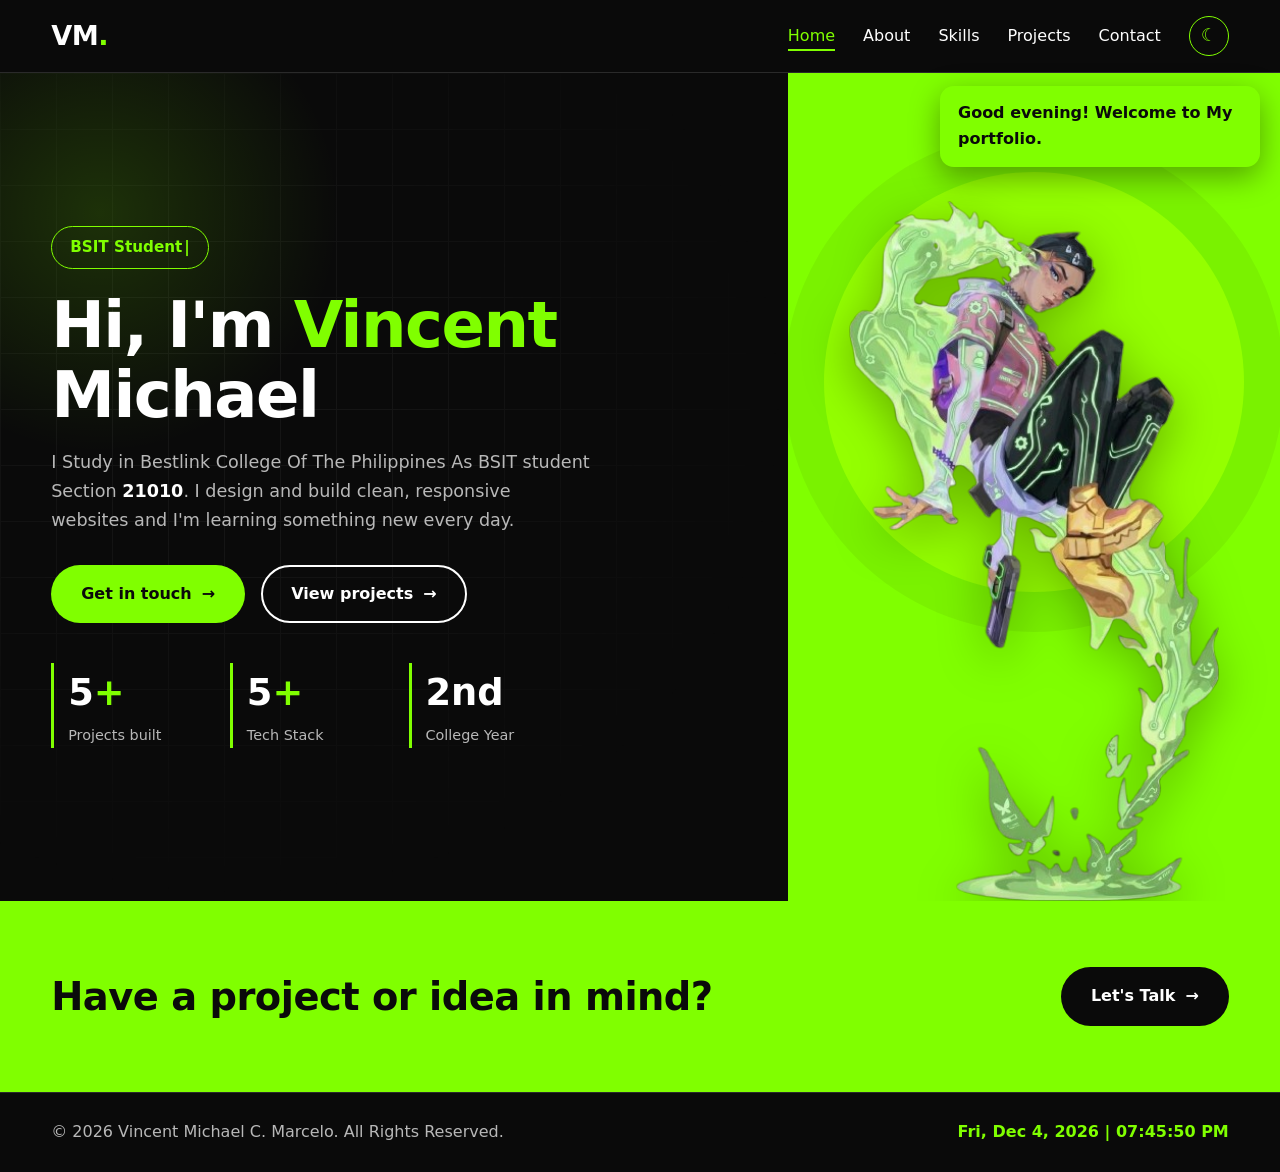
<file: index.html>
<!DOCTYPE html>
<html lang="en">
<head>
  <meta charset="UTF-8">
  <meta name="viewport" content="width=device-width, initial-scale=1.0">
  <meta name="description" content="Portfolio of Vincent Michael C. Marcelo, BSIT21010 student.">
  <title>Vincent. | Home</title>
  <link rel="stylesheet" href="style.css">
</head>
<body>
  <a class="skip-link" href="#main">Skip to content</a>

  <header class="site-header">
    <nav class="nav container" aria-label="Main navigation">
      <a href="index.html" class="logo">VM<span>.</span></a>
      <button class="nav-toggle" id="navToggle" aria-label="Toggle menu" aria-expanded="false">&#9776;</button>
      <ul class="nav-links" id="navLinks">
        <li><a href="index.html" class="active">Home</a></li>
        <li><a href="about.html">About</a></li>
        <li><a href="skills.html">Skills</a></li>
        <li><a href="projects.html">Projects</a></li>
        <li><a href="contact.html">Contact</a></li>
        <li><button class="theme-toggle" id="themeToggle" aria-label="Toggle dark/light mode">&#9790;</button></li>
      </ul>
    </nav>
  </header>

  <div class="welcome-toast" id="welcomeMsg" role="status" aria-live="polite"></div>

  <main id="main">
    <section class="hero" aria-labelledby="heroTitle">
      <div class="hero-left">
        <div class="hero-content">
          <p class="badge"><span id="typedText"></span><span class="caret" aria-hidden="true">|</span></p>
          <h1 id="heroTitle">Hi, I'm <span class="hl">Vincent</span> Michael</h1>
          <p class="hero-sub">I Study in Bestlink College Of The Philippines As BSIT student Section <strong>21010</strong>. I design and build clean, responsive websites and I'm learning something new every day.</p>
          <div class="hero-actions">
            <a href="contact.html" class="btn btn-primary js-alert" data-alert="Thanks for reaching out! Taking you to the contact page.">Get in touch <span class="arrow">&rarr;</span></a>
            <a href="projects.html" class="btn btn-outline">View projects <span class="arrow">&rarr;</span></a>
          </div>
          <div class="stats">
            <div class="stat"><span class="stat-num" data-target="5">5</span><span class="stat-plus">+</span><p>Projects built</p></div>
            <div class="stat"><span class="stat-num" data-target="5">5</span><span class="stat-plus">+</span><p>Tech Stack</p></div>
            <div class="stat"><span class="stat-num" data-target="3">2nd</span><p>College Year</p></div>
          </div>
        </div>
      </div>
      <div class="hero-right">
        <img src="pictures/hero-pic.png" alt="Portrait of Vincent Michael C. Marcelo" class="hero-img" width="550" height="700" data-placeholder="portrait">
      </div>
    </section>

    <section class="section cta-band">
      <div class="container cta-inner">
        <h2>Have a project or idea in mind?</h2>
        <a href="contact.html" class="btn btn-dark js-alert" data-alert="Let's talk! Opening the contact page.">Let's Talk <span class="arrow">&rarr;</span></a>
      </div>
    </section>
  </main>

  <footer class="site-footer">
    <div class="container footer-inner">
      <p>&copy; 2026 Vincent Michael C. Marcelo. All Rights Reserved.</p>
      <p class="clock" id="liveClock" aria-label="Current date and time"></p>
    </div>
  </footer>

  <button class="back-to-top" id="backToTop" aria-label="Back to top">&uarr;</button>
  <script src="script.js"></script>
</body>
</html>
</file>
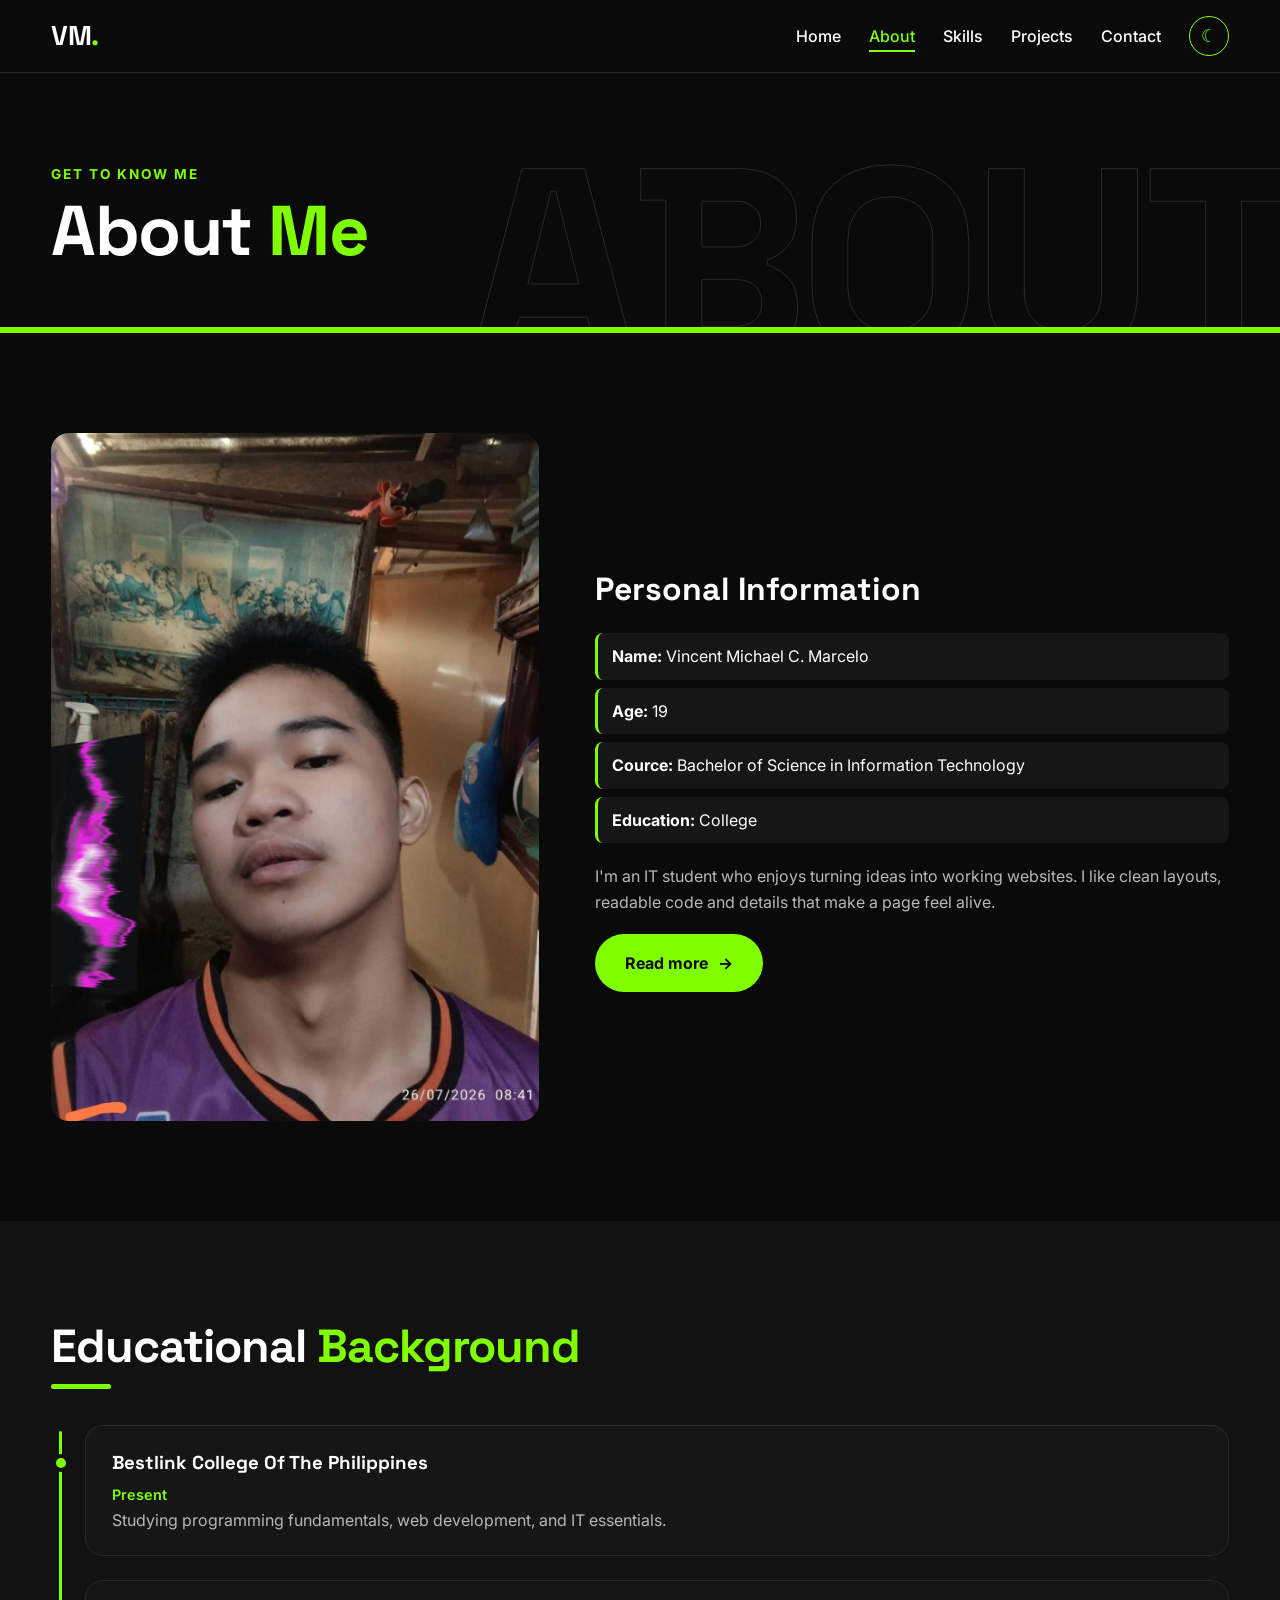
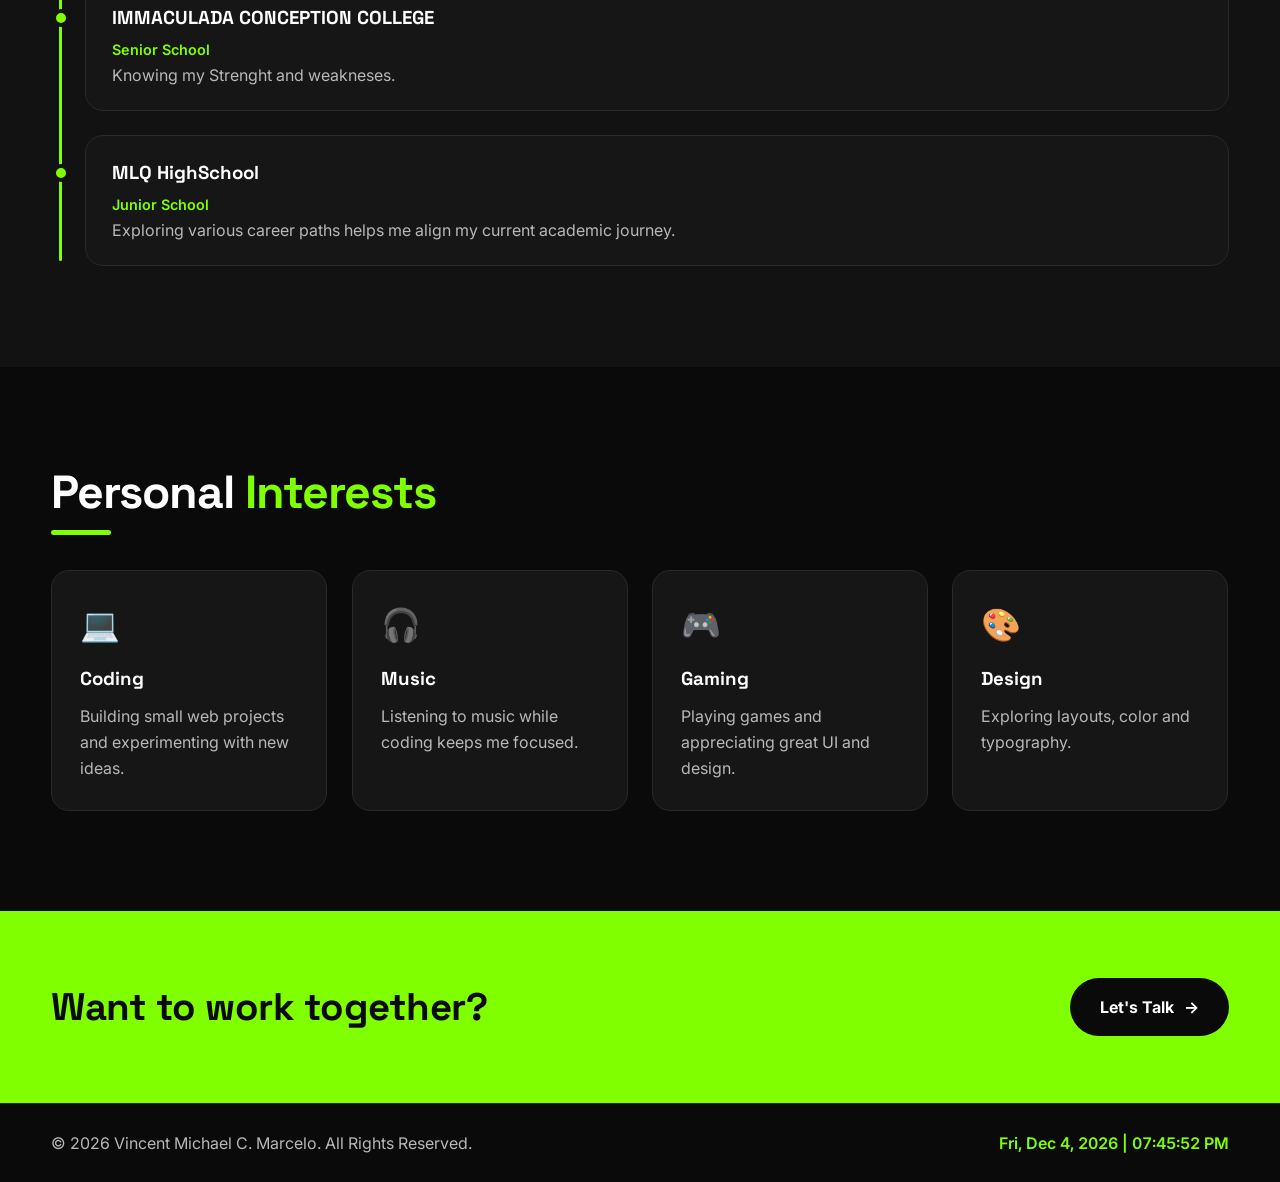
<file: about.html>
<!DOCTYPE html>
<html lang="en">
<head>
  <meta charset="UTF-8">
  <meta name="viewport" content="width=device-width, initial-scale=1.0">
  <meta name="description" content="About Vincent Michael C. Marcelo, BSIT21010.">
  <title>Vincent. | About Me</title>
  <script>document.documentElement.className += " js";</script>
  <link rel="preconnect" href="https://fonts.googleapis.com">
  <link rel="preconnect" href="https://fonts.gstatic.com" crossorigin>
  <link href="https://fonts.googleapis.com/css2?family=Inter:wght@400;500;600;700;800&family=Space+Grotesk:wght@500;700&display=swap" rel="stylesheet">
  <link rel="stylesheet" href="style.css">
</head>
<body>
  <a class="skip-link" href="#main">Skip to content</a>
  <div class="scroll-progress" id="scrollProgress" aria-hidden="true"></div>
  <div class="page-wipe" id="pageWipe" aria-hidden="true"></div>

  <header class="site-header" id="siteHeader">
    <nav class="nav container" aria-label="Main navigation">
      <a href="index.html" class="logo">VM<span>.</span></a>
      <button class="nav-toggle" id="navToggle" aria-label="Toggle menu" aria-expanded="false">&#9776;</button>
      <ul class="nav-links" id="navLinks">
        <li><a href="index.html">Home</a></li>
        <li><a href="about.html" class="active">About</a></li>
        <li><a href="skills.html">Skills</a></li>
        <li><a href="projects.html">Projects</a></li>
        <li><a href="contact.html">Contact</a></li>
        <li><button class="theme-toggle" id="themeToggle" aria-label="Toggle dark/light mode">&#9790;</button></li>
      </ul>
    </nav>
  </header>

  <main id="main">
    <section class="page-hero" data-bg="ABOUT">
      <div class="container">
        <p class="eyebrow">Get to know me</p>
        <h1 data-split>About <span class="hl">Me</span></h1>
      </div>
    </section>

    <section class="section">
      <div class="container about-grid">
        <figure class="about-photo reveal" data-anim="left">
          <img src="pictures/about me-pic.png" alt="Vincent Michael C. Marcelo at work" width="420" height="480" data-placeholder="portrait" loading="lazy" decoding="async" class="lazy-img">
        </figure>

        <article class="about-text reveal" data-anim="right">
          <h2>Personal Information</h2>
          <ul class="info-list">
            <li><strong>Name:</strong> Vincent Michael C. Marcelo</li>
            <li><strong>Age:</strong> 19</li>
            <li><strong>Cource:</strong> Bachelor of Science in Information Technology</li>
            <li><strong>Education:</strong> College</li>
          </ul>
          <p>I'm an IT student who enjoys turning ideas into working websites. I like clean layouts, readable code and details that make a page feel alive.</p>

          <div class="more-content" id="aboutMore" hidden>
            <p>My journey started in this course, where I learned HTML, CSS and JavaScript step by step. Each activity, from prelim to final, helped me understand how real websites are planned, styled and made interactive.</p>
            <p>My goal is to grow into a full-stack developer who builds useful, accessible and good-looking applications.</p>
          </div>
          <button class="btn btn-primary toggle-btn" data-target="aboutMore" aria-expanded="false">Read more <span class="arrow">&rarr;</span></button>
        </article>
      </div>
    </section>

    <section class="section alt">
      <div class="container">
        <h2 class="section-title reveal">Educational <span class="hl">Background</span></h2>
        <div class="timeline">
          <article class="timeline-item reveal" data-anim="left">
            <span class="dot"></span>
            <h3>Bestlink College Of The Philippines</h3>
            <p class="meta">Present</p>
            <p>Studying programming fundamentals, web development, and IT essentials.</p>
          </article>
          <article class="timeline-item reveal" data-anim="left" style="--d:.12s">
            <span class="dot"></span>
            <h3>IMMACULADA CONCEPTION COLLEGE</h3>
            <p class="meta">Senior School</p>
            <p>Knowing my Strenght and weakneses.</p>
          </article>
          <article class="timeline-item reveal" data-anim="left" style="--d:.24s">
            <span class="dot"></span>
            <h3>MLQ HighSchool</h3>
            <p class="meta">Junior School</p>
            <p>Exploring various career paths helps me align my current academic journey.</p>
          </article>
        </div>
      </div>
    </section>

    <section class="section">
      <div class="container">
        <h2 class="section-title reveal">Personal <span class="hl">Interests</span></h2>
        <div class="card-grid" data-stagger data-anim="zoom">
          <article class="card"><span class="icon">&#128187;</span><h3>Coding</h3><p>Building small web projects and experimenting with new ideas.</p></article>
          <article class="card"><span class="icon">&#127911;</span><h3>Music</h3><p>Listening to music while coding keeps me focused.</p></article>
          <article class="card"><span class="icon">&#127918;</span><h3>Gaming</h3><p>Playing games and appreciating great UI and design.</p></article>
          <article class="card"><span class="icon">&#127912;</span><h3>Design</h3><p>Exploring layouts, color and typography.</p></article>
        </div>
      </div>
    </section>

    <section class="section cta-band" aria-label="Call to action">
      <div class="container cta-inner">
        <h2 class="reveal" data-anim="left">Want to work together?</h2>
        <a href="contact.html" class="btn btn-dark js-alert reveal" data-anim="right" data-alert="Let's talk! Opening the contact page.">Let's Talk <span class="arrow">&rarr;</span></a>
      </div>
    </section>
  </main>

  <footer class="site-footer">
    <div class="container footer-inner">
      <p>&copy; 2026 Vincent Michael C. Marcelo. All Rights Reserved.</p>
      <p class="clock" id="liveClock" aria-label="Current date and time"></p>
    </div>
  </footer>

  <button class="back-to-top" id="backToTop" aria-label="Back to top">&uarr;</button>
  <script src="script.js"></script>
</body>
</html>
</file>
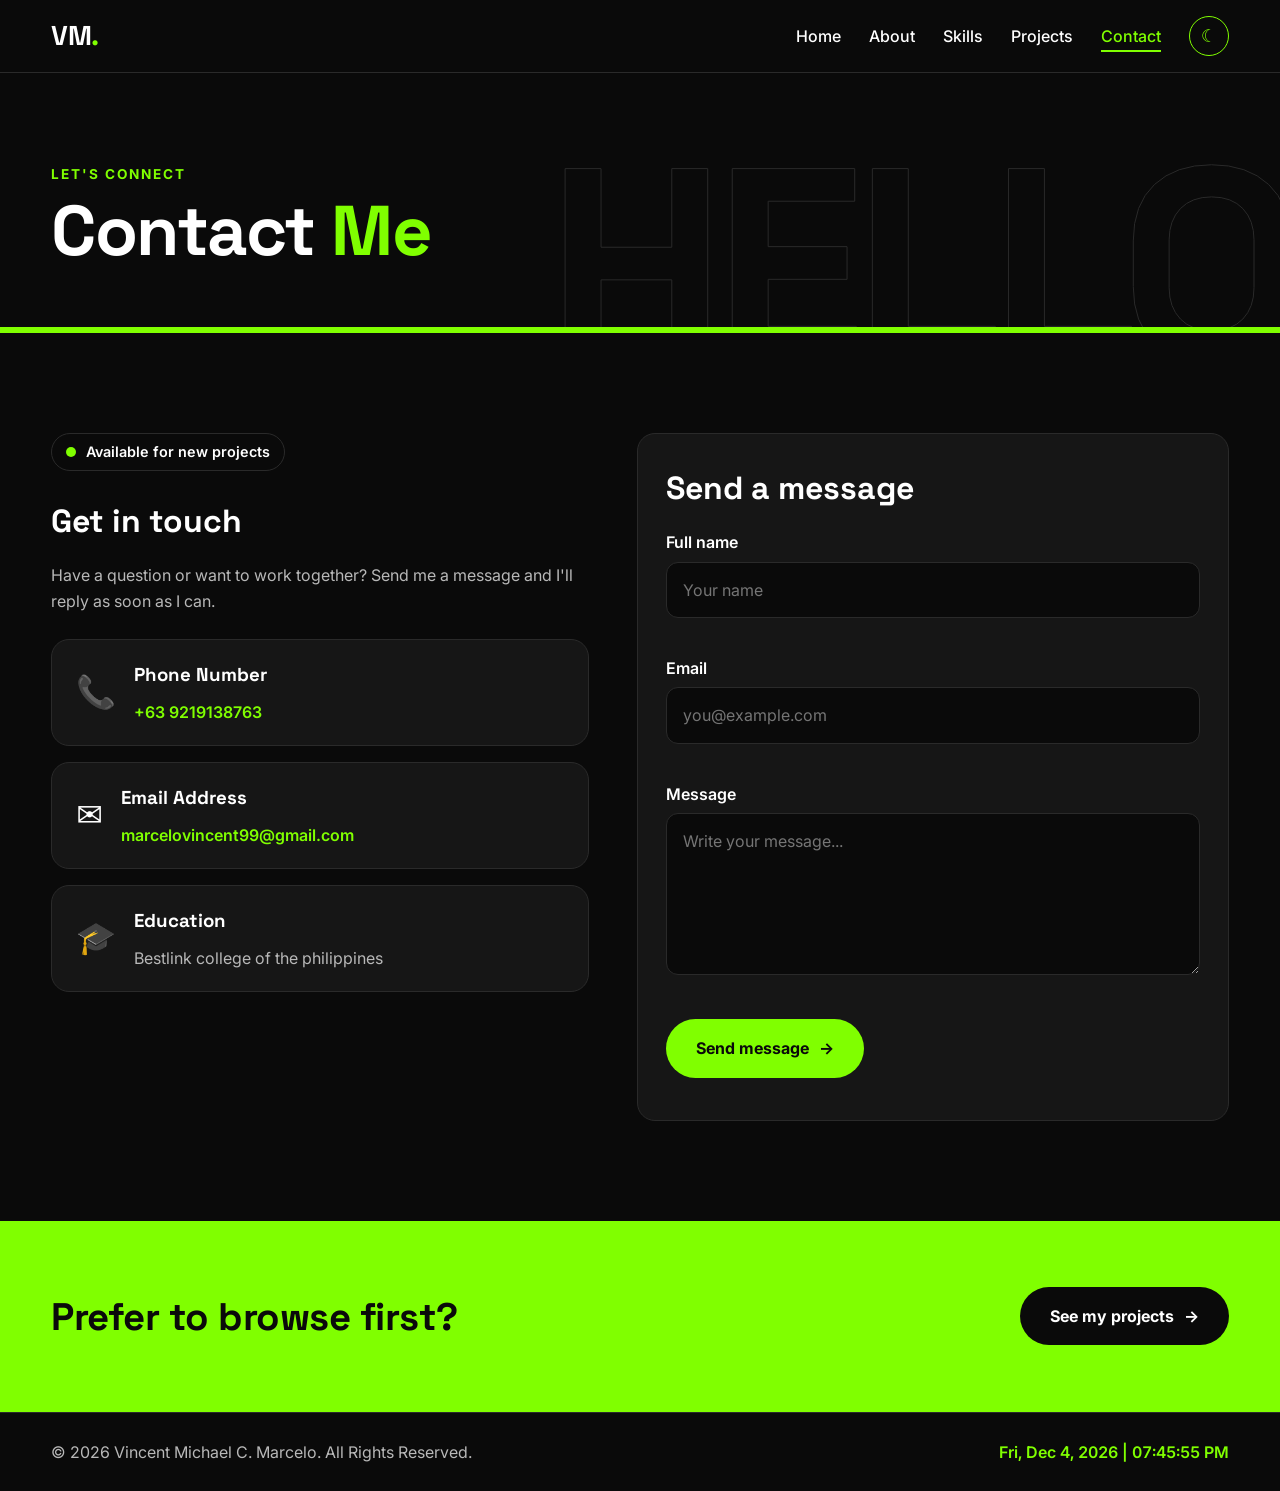
<file: contact.html>
<!DOCTYPE html>
<html lang="en">
<head>
  <meta charset="UTF-8">
  <meta name="viewport" content="width=device-width, initial-scale=1.0">
  <meta name="description" content="Contact Vincent Michael C. Marcelo.">
  <title>Vincent. | Contact</title>
  <script>document.documentElement.className += " js";</script>
  <link rel="preconnect" href="https://fonts.googleapis.com">
  <link rel="preconnect" href="https://fonts.gstatic.com" crossorigin>
  <link href="https://fonts.googleapis.com/css2?family=Inter:wght@400;500;600;700;800&family=Space+Grotesk:wght@500;700&display=swap" rel="stylesheet">
  <link rel="stylesheet" href="style.css">
</head>
<body>
  <a class="skip-link" href="#main">Skip to content</a>
  <div class="scroll-progress" id="scrollProgress" aria-hidden="true"></div>
  <div class="page-wipe" id="pageWipe" aria-hidden="true"></div>

  <header class="site-header" id="siteHeader">
    <nav class="nav container" aria-label="Main navigation">
      <a href="index.html" class="logo">VM<span>.</span></a>
      <button class="nav-toggle" id="navToggle" aria-label="Toggle menu" aria-expanded="false">&#9776;</button>
      <ul class="nav-links" id="navLinks">
        <li><a href="index.html">Home</a></li>
        <li><a href="about.html">About</a></li>
        <li><a href="skills.html">Skills</a></li>
        <li><a href="projects.html">Projects</a></li>
        <li><a href="contact.html" class="active">Contact</a></li>
        <li><button class="theme-toggle" id="themeToggle" aria-label="Toggle dark/light mode">&#9790;</button></li>
      </ul>
    </nav>
  </header>

  <main id="main">
    <section class="page-hero" data-bg="HELLO">
      <div class="container">
        <p class="eyebrow">Let's connect</p>
        <h1 data-split>Contact <span class="hl">Me</span></h1>
      </div>
    </section>

    <section class="section">
      <div class="container contact-grid">
        <article class="contact-info reveal" data-anim="left">
          <p class="status"><span class="status-dot" aria-hidden="true"></span>Available for new projects</p>
          <h2>Get in touch</h2>
          <p>Have a question or want to work together? Send me a message and I'll reply as soon as I can.</p>
          <ul class="contact-list">
            <li class="card contact-item">
              <span class="icon">&#128222;</span>
              <div><h3>Phone Number</h3><a href="#09219138763">+63 9219138763</a></div>
            </li>
            <li class="card contact-item">
              <span class="icon">&#9993;</span>
              <div><h3>Email Address</h3><a href="mailto:vincent.marcelo@example.com">marcelovincent99@gmail.com</a></div>
            </li>
            <li class="card contact-item">
              <span class="icon">&#127891;</span>
              <div><h3>Education</h3><p>Bestlink college of the philippines</p></div>
            </li>
          </ul>
        </article>

        <form class="contact-form card reveal" data-anim="right" id="contactForm" novalidate>
          <h2>Send a message</h2>
          <div class="field">
            <label for="name">Full name</label>
            <input type="text" id="name" name="name" placeholder="Your name" required>
            <small class="error" data-for="name"></small>
          </div>
          <div class="field">
            <label for="email">Email</label>
            <input type="email" id="email" name="email" placeholder="you@example.com" required>
            <small class="error" data-for="email"></small>
          </div>
          <div class="field">
            <label for="message">Message</label>
            <textarea id="message" name="message" rows="5" placeholder="Write your message..." required></textarea>
            <small class="error" data-for="message"></small>
          </div>
          <button type="submit" class="btn btn-primary">Send message <span class="arrow">&rarr;</span></button>
          <p class="form-status" id="formStatus" role="status" aria-live="polite"></p>
        </form>
      </div>
    </section>

    <section class="section cta-band" aria-label="Call to action">
      <div class="container cta-inner">
        <h2 class="reveal" data-anim="left">Prefer to browse first?</h2>
        <a href="projects.html" class="btn btn-dark reveal" data-anim="right">See my projects <span class="arrow">&rarr;</span></a>
      </div>
    </section>
  </main>

  <footer class="site-footer">
    <div class="container footer-inner">
      <p>&copy; 2026 Vincent Michael C. Marcelo. All Rights Reserved.</p>
      <p class="clock" id="liveClock" aria-label="Current date and time"></p>
    </div>
  </footer>

  <button class="back-to-top" id="backToTop" aria-label="Back to top">&uarr;</button>
  <script src="script.js"></script>
</body>
</html>
</file>
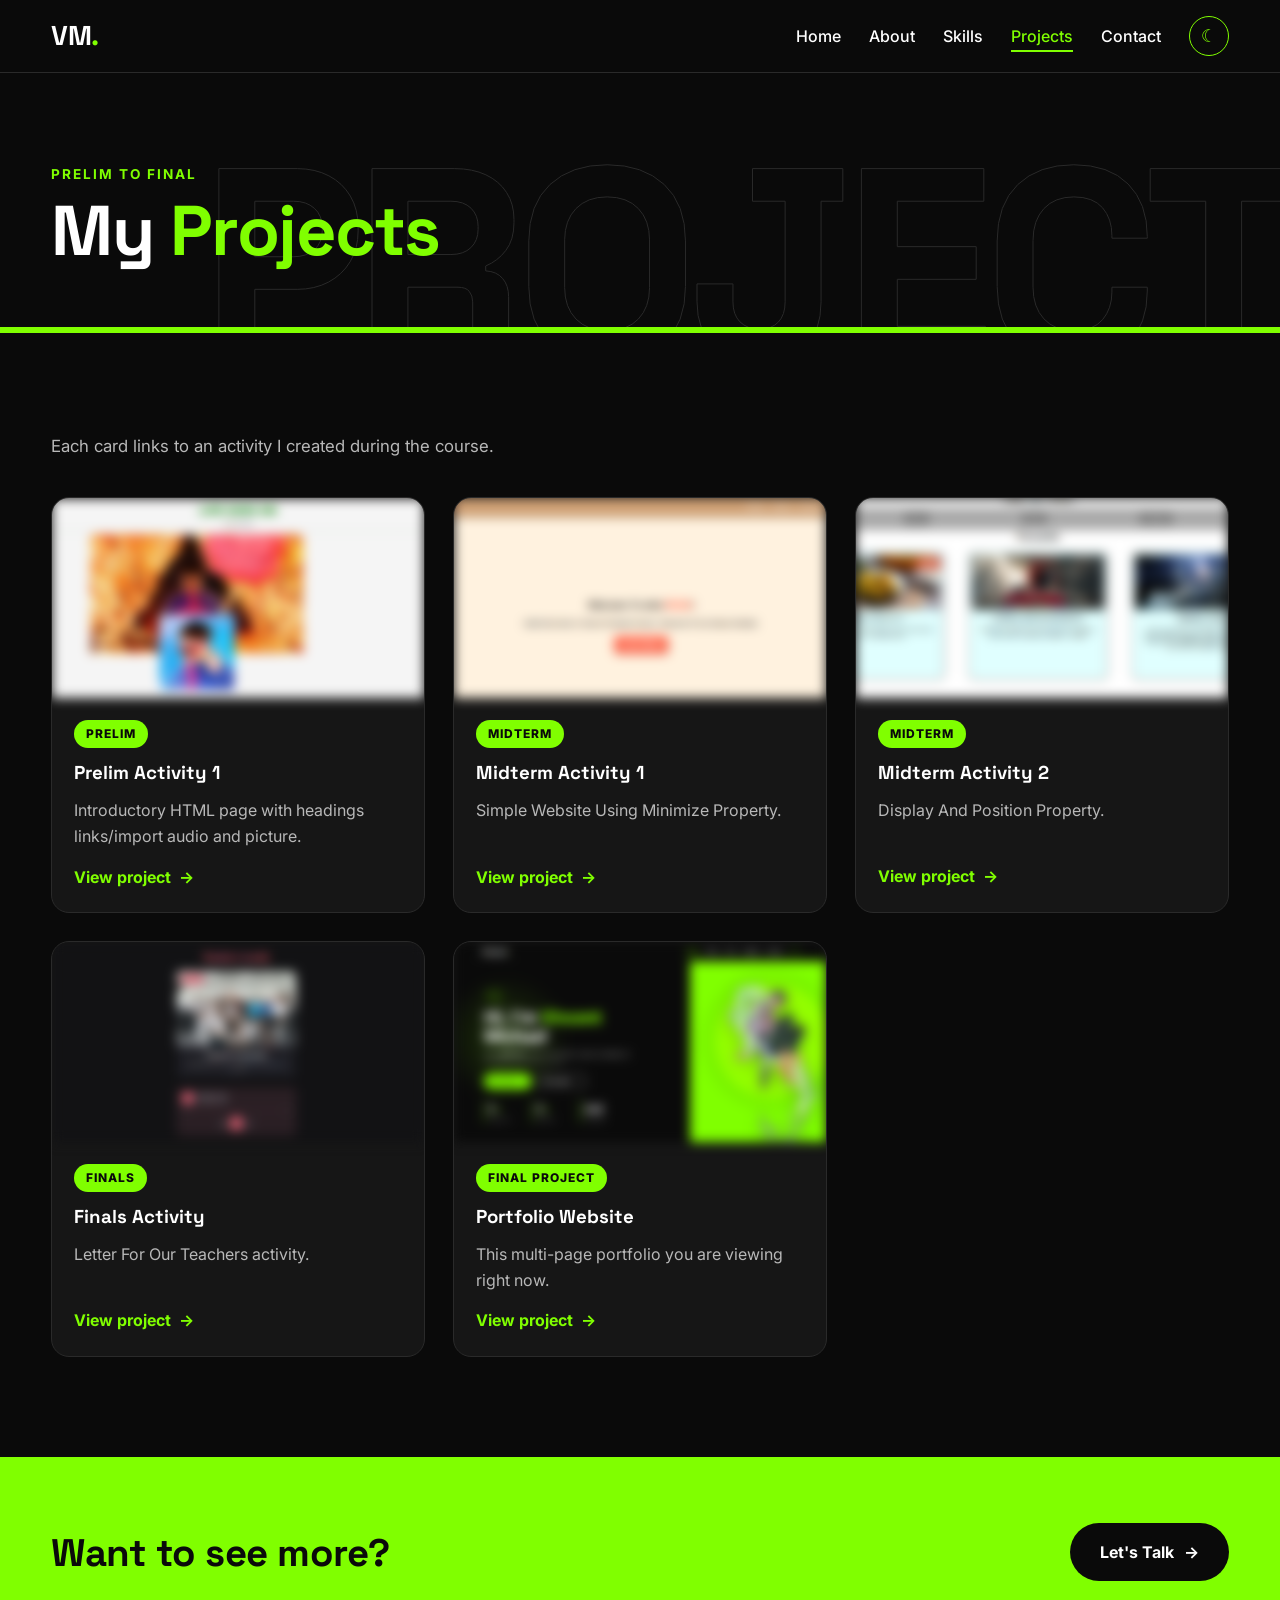
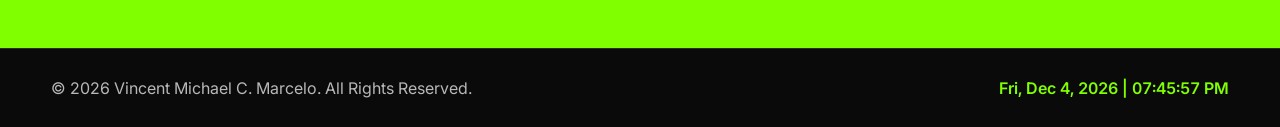
<file: projects.html>
<!DOCTYPE html>
<html lang="en">
<head>
  <meta charset="UTF-8">
  <meta name="viewport" content="width=device-width, initial-scale=1.0">
  <meta name="description" content="Activities and projects by Vincent Michael C. Marcelo, from prelim to final.">
  <title>Vincent. | Projects</title>
  <script>document.documentElement.className += " js";</script>
  <link rel="preconnect" href="https://fonts.googleapis.com">
  <link rel="preconnect" href="https://fonts.gstatic.com" crossorigin>
  <link href="https://fonts.googleapis.com/css2?family=Inter:wght@400;500;600;700;800&family=Space+Grotesk:wght@500;700&display=swap" rel="stylesheet">
  <link rel="stylesheet" href="style.css">
</head>
<body>
  <a class="skip-link" href="#main">Skip to content</a>
  <div class="scroll-progress" id="scrollProgress" aria-hidden="true"></div>
  <div class="page-wipe" id="pageWipe" aria-hidden="true"></div>

  <header class="site-header" id="siteHeader">
    <nav class="nav container" aria-label="Main navigation">
      <a href="index.html" class="logo">VM<span>.</span></a>
      <button class="nav-toggle" id="navToggle" aria-label="Toggle menu" aria-expanded="false">&#9776;</button>
      <ul class="nav-links" id="navLinks">
        <li><a href="index.html">Home</a></li>
        <li><a href="about.html">About</a></li>
        <li><a href="skills.html">Skills</a></li>
        <li><a href="projects.html" class="active">Projects</a></li>
        <li><a href="contact.html">Contact</a></li>
        <li><button class="theme-toggle" id="themeToggle" aria-label="Toggle dark/light mode">&#9790;</button></li>
      </ul>
    </nav>
  </header>

  <main id="main">
    <section class="page-hero" data-bg="PROJECT">
      <div class="container">
        <p class="eyebrow">Prelim to Final</p>
        <h1 data-split>My <span class="hl">Projects</span></h1>
      </div>
    </section>

    <section class="section">
      <div class="container">
        <p class="lead reveal">Each card links to an activity I created during the course.</p>

        <div class="project-grid" data-stagger>
          <article class="card project">
            <img src="pictures/prelim act1.png.png" alt="Thumbnail of Prelim Activity 1" width="480" height="300" data-placeholder="project" loading="lazy" decoding="async" class="lazy-img">
            <div class="project-body">
              <span class="tag">Prelim</span>
              <h3>Prelim Activity 1</h3>
              <p>Introductory HTML page with headings links/import audio and picture.</p>
              <a href="https://marcelovincent.github.io/ITE-ACTIVITY/" class="project-link">View project <span class="arrow">&rarr;</span></a>
            </div>
          </article>

          <article class="card project">
            <img src="pictures/midterm act1.png.png" alt="Thumbnail of Midterm Activity 1" width="480" height="300" data-placeholder="project" loading="lazy" decoding="async" class="lazy-img">
            <div class="project-body">
              <span class="tag">Midterm</span>
              <h3>Midterm Activity 1</h3>
              <p>Simple Website Using Minimize Property.</p>
              <a href="https://marcelovincent.github.io/ITE-SIMPLE-WEBSITE/" class="project-link">View project <span class="arrow">&rarr;</span></a>
            </div>
          </article>

          <article class="card project">
            <img src="pictures/midterm act 2.png.png" alt="Thumbnail of Midterm Activity 2" width="480" height="300" data-placeholder="project" loading="lazy" decoding="async" class="lazy-img">
            <div class="project-body">
              <span class="tag">Midterm</span>
              <h3>Midterm Activity 2</h3>
              <p>Display And Position Property.</p>
              <a href="https://marcelovincent.github.io/display-and-property-ITE-ACTIVITY-/" class="project-link">View project <span class="arrow">&rarr;</span></a>
            </div>
          </article>

          <article class="card project">
            <img src="pictures/final act.png.png" alt="Thumbnail of Finals Activity" width="480" height="300" data-placeholder="project" loading="lazy" decoding="async" class="lazy-img">
            <div class="project-body">
              <span class="tag">Finals</span>
              <h3>Finals Activity</h3>
              <p>Letter For Our Teachers activity.</p>
              <a href="https://marcelovincent.github.io/ITE-TEACHERSDAY-ACTIVITY/" class="project-link">View project <span class="arrow">&rarr;</span></a>
            </div>
          </article>
          
          <article class="card project">
            <img src="pictures/final project.png.png" alt="Thumbnail of Final Portfolio Website" width="480" height="300" data-placeholder="project" loading="lazy" decoding="async" class="lazy-img">
            <div class="project-body">
              <span class="tag">Final Project</span>
              <h3>Portfolio Website</h3>
              <p>This multi-page portfolio you are viewing right now.</p>
              <a href="index.html" class="project-link">View project <span class="arrow">&rarr;</span></a>
            </div>
          </article>
        </div>
      </div>
    </section>

    <section class="section cta-band" aria-label="Call to action">
      <div class="container cta-inner">
        <h2 class="reveal" data-anim="left">Want to see more?</h2>
        <a href="contact.html" class="btn btn-dark js-alert reveal" data-anim="right" data-alert="Let's talk! Opening the contact page.">Let's Talk <span class="arrow">&rarr;</span></a>
      </div>
    </section>
  </main>

  <footer class="site-footer">
    <div class="container footer-inner">
      <p>&copy; 2026 Vincent Michael C. Marcelo. All Rights Reserved.</p>
      <p class="clock" id="liveClock" aria-label="Current date and time"></p>
    </div>
  </footer>

  <button class="back-to-top" id="backToTop" aria-label="Back to top">&uarr;</button>
  <script src="script.js"></script>
</body>
</html>
</file>
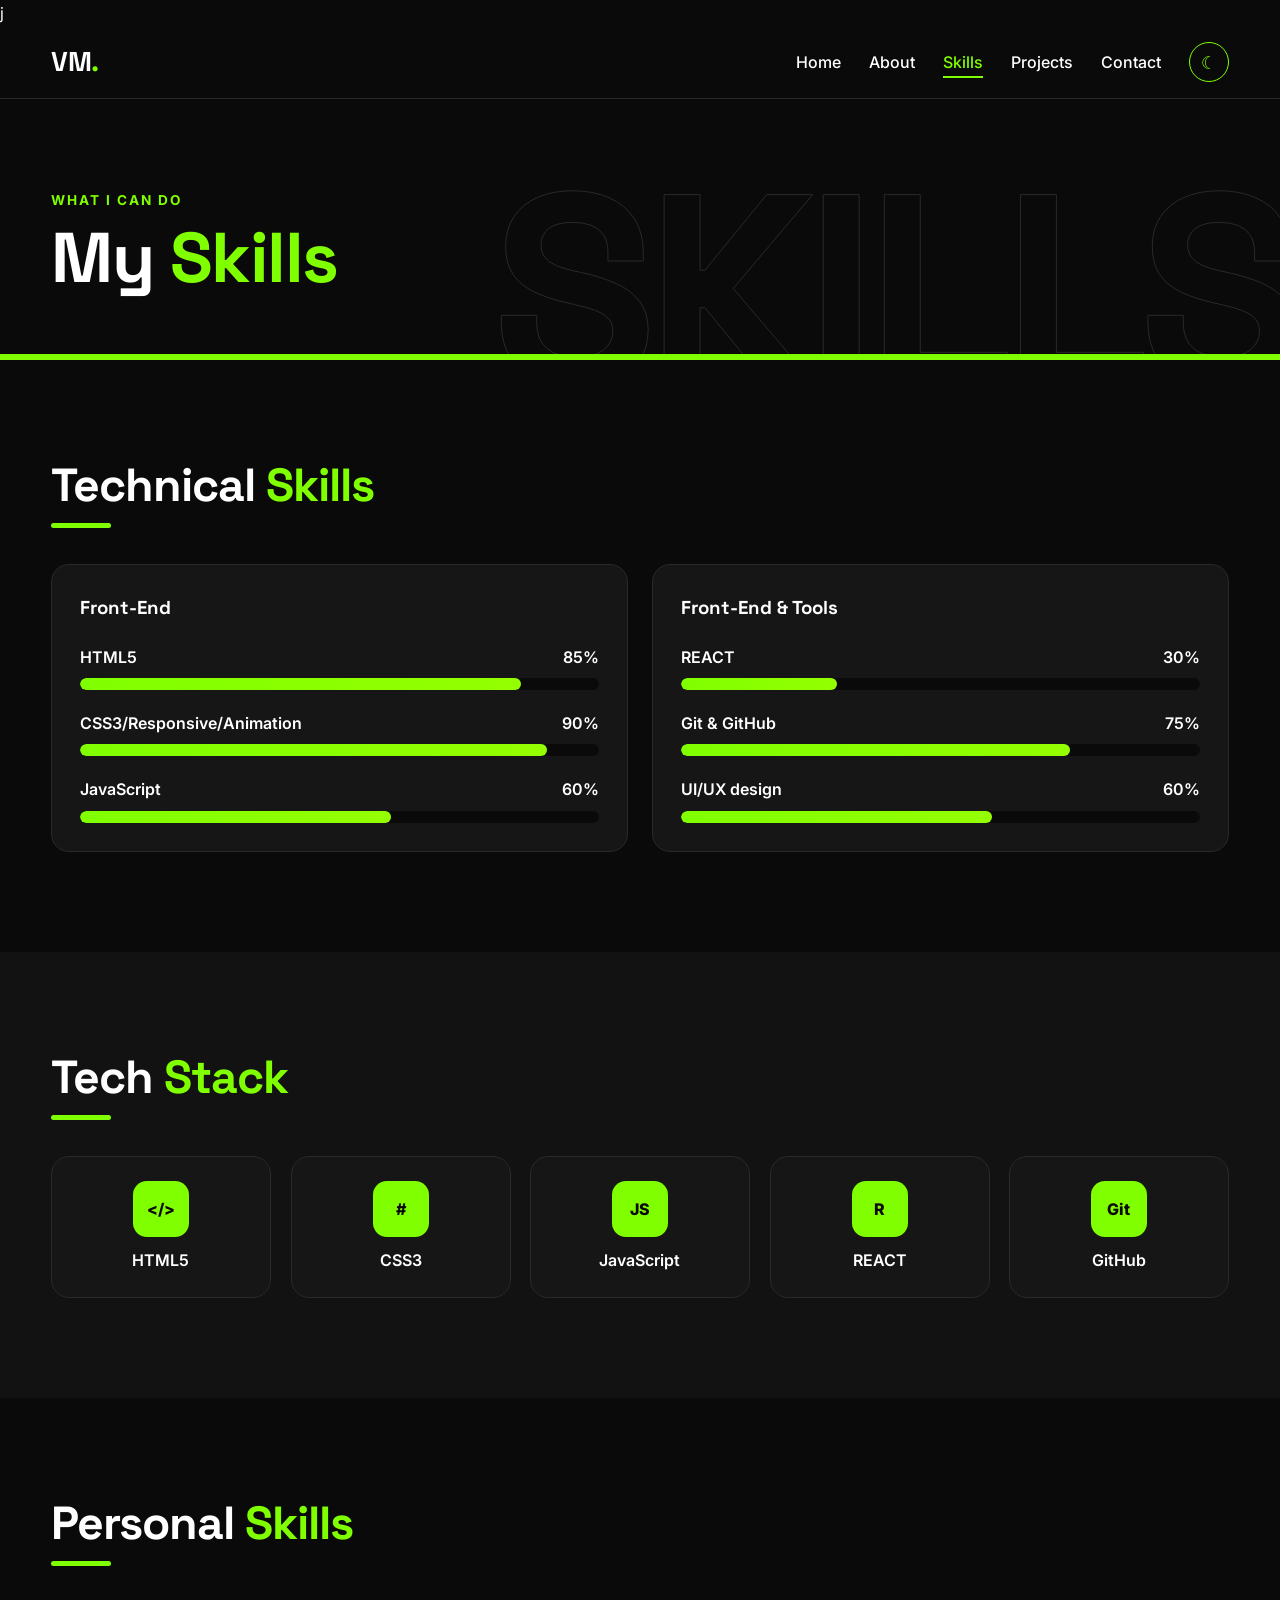
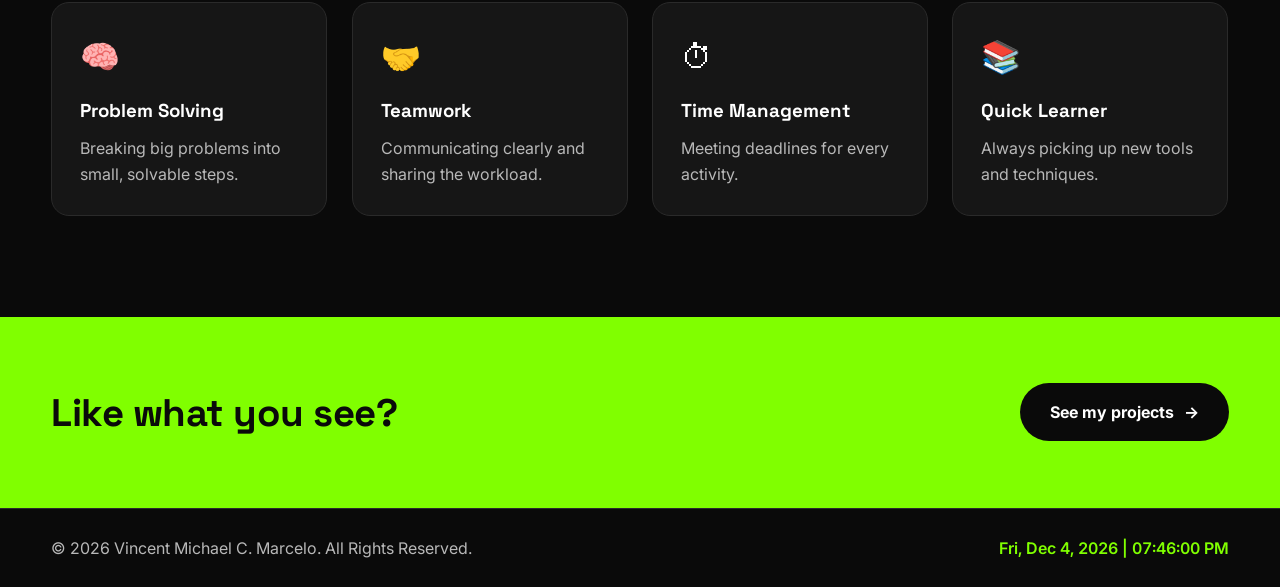
<file: skills.html>
j<!DOCTYPE html>
<html lang="en">
<head>
  <meta charset="UTF-8">
  <meta name="viewport" content="width=device-width, initial-scale=1.0">
  <meta name="description" content="Technical and personal skills of Vincent Michael C. Marcelo.">
  <title>Vincent. | Skills</title>
  <script>document.documentElement.className += " js";</script>
  <link rel="preconnect" href="https://fonts.googleapis.com">
  <link rel="preconnect" href="https://fonts.gstatic.com" crossorigin>
  <link href="https://fonts.googleapis.com/css2?family=Inter:wght@400;500;600;700;800&family=Space+Grotesk:wght@500;700&display=swap" rel="stylesheet">
  <link rel="stylesheet" href="style.css">
</head>
<body>

  <a class="skip-link" href="#main">Skip to content</a>
  <div class="scroll-progress" id="scrollProgress" aria-hidden="true"></div>
  <div class="page-wipe" id="pageWipe" aria-hidden="true"></div>

  <!-- Site Header -->
  <header class="site-header" id="siteHeader">
    <nav class="nav container" aria-label="Main navigation">
      <a href="index.html" class="logo">VM<span>.</span></a>
      <button class="nav-toggle" id="navToggle" aria-label="Toggle menu" aria-expanded="false">&#9776;</button>
      <ul class="nav-links" id="navLinks">
        <li><a href="index.html">Home</a></li>
        <li><a href="about.html">About</a></li>
        <li><a href="skills.html" class="active">Skills</a></li>
        <li><a href="projects.html">Projects</a></li>
        <li><a href="contact.html">Contact</a></li>
        <li><button class="theme-toggle" id="themeToggle" aria-label="Toggle dark/light mode">&#9790;</button></li>
      </ul>
    </nav>
  </header>


  <main id="main">
    
    <section class="page-hero" data-bg="SKILLS">
      <div class="container">
        <p class="eyebrow">What I can do</p>
        <h1 data-split>My <span class="hl">Skills</span></h1>
      </div>
    </section>

    <section class="section">
      <div class="container">
        <h2 class="section-title reveal">Technical <span class="hl">Skills</span></h2>
        <div class="skills-grid">
          
          <article class="card skill-card reveal" data-anim="left">
            <h3>Front-End</h3>
            <div class="skill">
              <div class="skill-head"><span>HTML5</span><span>85%</span></div>
              <div class="bar"><div class="bar-fill" data-level="85"></div></div>
            </div>
            <div class="skill">
              <div class="skill-head"><span>CSS3/Responsive/Animation</span><span>90%</span></div>
              <div class="bar"><div class="bar-fill" data-level="90"></div></div>
            </div>
            <div class="skill">
              <div class="skill-head"><span>JavaScript</span><span>60%</span></div>
              <div class="bar"><div class="bar-fill" data-level="60"></div></div>
            </div>
          </article>

          <article class="card skill-card reveal" data-anim="right">
            <h3>Front-End &amp; Tools</h3>
            <div class="skill">
              <div class="skill-head"><span>REACT</span><span>30%</span></div>
              <div class="bar"><div class="bar-fill" data-level="30"></div></div>
            </div>
            <div class="skill">
              <div class="skill-head"><span>Git &amp; GitHub</span><span>75%</span></div>
              <div class="bar"><div class="bar-fill" data-level="75"></div></div>
            </div>
            <div class="skill">
              <div class="skill-head"><span>UI/UX design</span><span>60%</span></div>
              <div class="bar"><div class="bar-fill" data-level="60"></div></div>
            </div>
          </article>

        </div>
      </div>
    </section>

    <section class="section alt">
      <div class="container">
        <h2 class="section-title reveal">Tech <span class="hl">Stack</span></h2>
        <ul class="tech-stack" data-stagger data-anim="zoom">
          <li class="tech"><span>&lt;/&gt;</span>HTML5</li>
          <li class="tech"><span>#</span>CSS3</li>
          <li class="tech"><span>JS</span>JavaScript</li>
          <li class="tech"><span>R</span>REACT</li>
          <li class="tech"><span>Git</span>GitHub</li>
        </ul>
      </div>
    </section>

    <section class="section">
      <div class="container">
        <h2 class="section-title reveal">Personal <span class="hl">Skills</span></h2>
        <div class="card-grid" data-stagger>
          <article class="card">
            <span class="icon">&#129504;</span>
            <h3>Problem Solving</h3>
            <p>Breaking big problems into small, solvable steps.</p>
          </article>
          <article class="card">
            <span class="icon">&#129309;</span>
            <h3>Teamwork</h3>
            <p>Communicating clearly and sharing the workload.</p>
          </article>
          <article class="card">
            <span class="icon">&#9201;</span>
            <h3>Time Management</h3>
            <p>Meeting deadlines for every activity.</p>
          </article>
          <article class="card">
            <span class="icon">&#128218;</span>
            <h3>Quick Learner</h3>
            <p>Always picking up new tools and techniques.</p>
          </article>
        </div>
      </div>
    </section>

    <section class="section cta-band" aria-label="Call to action">
      <div class="container cta-inner">
        <h2 class="reveal" data-anim="left">Like what you see?</h2>
        <a href="projects.html" class="btn btn-dark reveal" data-anim="right">See my projects <span class="arrow">&rarr;</span></a>
      </div>
    </section>

  </main>


  <footer class="site-footer">
    <div class="container footer-inner">
      <p>&copy; 2026 Vincent Michael C. Marcelo. All Rights Reserved.</p>
      <p class="clock" id="liveClock" aria-label="Current date and time"></p>
    </div>
  </footer>

  <button class="back-to-top" id="backToTop" aria-label="Back to top">&uarr;</button>
  <script src="script.js"></script>
</body>
</html>
</file>
<file: style.css>
:root {
  --bg: #0A0A0A;
  --bg-alt: #121212;
  --card: #161616;
  --text: #ffffff;
  --muted: #b8b8b8;
  --border: #2a2a2a;
  --lime: #80FF00;
  --lime-2: #94FF00;
  --ink: #0A0A0A;
  --radius: 18px;
  --shadow: 0 10px 30px rgba(0, 0, 0, 0.35);
  --nav-h: 72px;
  --ease: cubic-bezier(0.2, 0.7, 0.2, 1);
  --font: "Inter", "Segoe UI", system-ui, -apple-system, Roboto, Arial, sans-serif;
  --font-head: "Space Grotesk", "Inter", "Segoe UI", system-ui, sans-serif;
  --intro: 0s;
}

[data-theme="light"] {
  --bg: #f5f5f0;
  --bg-alt: #ecece4;
  --card: #ffffff;
  --text: #0A0A0A;
  --muted: #555555;
  --border: #d8d8d0;
  --shadow: 0 10px 30px rgba(0, 0, 0, 0.1);
}
*,
*::before,
*::after {
  box-sizing: border-box;
  margin: 0;
  padding: 0;
}

html {
  scroll-padding-top: var(--nav-h);
}


html {
  scrollbar-color: var(--lime) var(--bg-alt);
}
/* Light mode: white thumb */
[data-theme="light"] {
  scrollbar-color: #ffffff var(--bg-alt);
}

@supports not (scrollbar-color: auto) {
  ::-webkit-scrollbar { width: 12px; height: 12px; }
  ::-webkit-scrollbar-track { background: var(--bg-alt); }
  ::-webkit-scrollbar-thumb { background: var(--lime); border-radius: 10px; }
  [data-theme="light"] ::-webkit-scrollbar-thumb { background: #ffffff; border: 1px solid var(--border); }
}

body {
  font-family: var(--font);
  background: var(--bg);
  color: var(--text);
  line-height: 1.65;
  overflow-x: hidden;
  -webkit-font-smoothing: antialiased;
  transition: background 0.3s ease, color 0.3s ease;
}

h1, h2, h3, h4, .logo {
  font-family: var(--font-head);
}

img {
  max-width: 100%;
  display: block;
}

a {
  color: inherit;
  text-decoration: none;
}

ul {
  list-style: none;
}

button {
  font: inherit;
  cursor: pointer;
  border: none;
  background: none;
  color: inherit;
}

code {
  background: var(--bg-alt);
  padding: 2px 6px;
  border-radius: 6px;
  font-size: 0.9em;
}

::selection {
  background: var(--lime);
  color: var(--ink);
}

.container {
  width: min(1180px, 92%);
  margin-inline: auto;
}

.hl {
  color: var(--lime);
}

[data-theme="light"] .hl {
  color: #2f7d00;
}

.skip-link {
  position: absolute;
  left: -999px;
  top: 8px;
  background: var(--lime);
  color: var(--ink);
  padding: 8px 14px;
  border-radius: 8px;
  z-index: 1000;
}

.skip-link:focus {
  left: 8px;
}


.page-wipe {
  position: fixed;
  inset: 0;
  z-index: 999;
  pointer-events: none;
  background: var(--lime);
  transform: translateY(-100%);
  display: none !important;
}

@keyframes wipeOut {
  from { transform: translateY(0); }
  to { transform: translateY(-100%); }
}

@keyframes wipeIn {
  from { transform: translateY(100%); }
  to { transform: translateY(0); }
}

.scroll-progress {
  position: fixed;
  top: 0;
  left: 0;
  height: 3px;
  width: 0;
  z-index: 300;
  background: linear-gradient(90deg, var(--lime), var(--lime-2));
  box-shadow: 0 0 10px var(--lime);
}


.site-header {
  position: sticky;
  top: 0;
  z-index: 100;
  background: var(--bg);
  border-bottom: 1px solid var(--border);
  backdrop-filter: blur(8px);
  transition: box-shadow 0.3s ease, background 0.3s ease;
}

.site-header.scrolled {
  box-shadow: 0 6px 24px rgba(0, 0, 0, 0.3);
}

.nav {
  display: flex;
  align-items: center;
  justify-content: space-between;
  height: var(--nav-h);
}

.logo {
  font-size: 1.7rem;
  font-weight: 700;
  letter-spacing: -0.5px;
  transition: transform 0.2s ease;
}

.logo span {
  color: var(--lime);
  display: inline-block;
  animation: dotBounce 2.4s ease-in-out infinite;
}

.logo:hover {
  transform: scale(1.06);
}

@keyframes dotBounce {
  0%, 70%, 100% { transform: translateY(0); }
  80% { transform: translateY(-6px); }
  90% { transform: translateY(0); }
}

.nav-links {
  display: flex;
  align-items: center;
  gap: 28px;
}

.nav-links a {
  position: relative;
  font-weight: 500;
  padding: 6px 0;
  transition: color 0.2s ease;
}

.nav-links a::after {
  content: "";
  position: absolute;
  left: 0;
  bottom: 0;
  width: 0;
  height: 2px;
  background: var(--lime);
  transition: width 0.25s ease;
}

.nav-links a:hover,
.nav-links a.active {
  color: var(--lime);
}

[data-theme="light"] .nav-links a:hover,
[data-theme="light"] .nav-links a.active {
  color: #2f7d00;
}

.nav-links a:hover::after,
.nav-links a.active::after {
  width: 100%;
}

.theme-toggle {
  width: 40px;
  height: 40px;
  border-radius: 50%;
  border: 1.5px solid var(--lime);
  color: var(--lime);
  font-size: 1.1rem;
  display: grid;
  place-items: center;
  transition: transform 0.25s ease, background 0.25s ease, color 0.25s ease;
}

.theme-toggle:hover {
  background: var(--lime);
  color: var(--ink);
  transform: rotate(20deg) scale(1.1);
}

.nav-toggle {
  display: none;
  font-size: 1.7rem;
  padding: 4px 10px;
  border-radius: 8px;
}

.nav-toggle:hover {
  background: var(--bg-alt);
}


.welcome-toast {
  position: fixed;
  top: calc(var(--nav-h) + 14px);
  right: 20px;
  z-index: 200;
  max-width: 320px;
  background: var(--lime);
  color: var(--ink);
  padding: 14px 18px;
  border-radius: 14px;
  font-weight: 600;
  box-shadow: var(--shadow);
  transform: translateX(130%);
  transition: transform 0.5s ease;
}

.welcome-toast.show {
  transform: translateX(0);
}


.btn {
  position: relative;
  overflow: hidden;
  display: inline-flex;
  align-items: center;
  gap: 10px;
  padding: 14px 28px;
  border-radius: 999px;
  font-weight: 700;
  border: 2px solid transparent;
  transform: translate(var(--tx, 0px), var(--ty, 0px));
  transition: transform 0.2s ease, background 0.2s ease, color 0.2s ease, box-shadow 0.2s ease;
}

.btn .arrow {
  display: inline-block;
  transition: transform 0.2s ease;
}

.btn:hover {
  transform: translate(var(--tx, 0px), var(--ty, 0px)) scale(1.06);
}

.btn:hover .arrow {
  transform: translateX(6px);
}

.btn-primary {
  background: var(--lime);
  color: var(--ink);
}

.btn-primary:hover {
  box-shadow: 0 1px 5px rgba(128, 255, 0, 0.35);
}

.btn-outline {
  border-color: var(--text);
  color: var(--text);
}

.btn-outline:hover {
  background: var(--text);
  color: var(--bg);
}

.btn-dark {
  background: var(--ink);
  color: #fff;
}

.btn-dark:hover {
  background: #fff;
  color: var(--ink);
}

.ripple {
  position: absolute;
  border-radius: 50%;
  pointer-events: none;
  background: rgba(255, 255, 255, 0.45);
  transform: scale(0);
  animation: ripple 0.6s ease-out forwards;
}

@keyframes ripple {
  to { transform: scale(4); opacity: 0; }
}

.link-btn {
  color: var(--lime);
  font-weight: 600;
  text-decoration: underline;
  margin-bottom: 8px;
}

[data-theme="light"] .link-btn {
  color: #2f7d00;
}


.hero {
  display: grid;
  grid-template-columns: 1.6fr 1fr;
  min-height: calc(100vh - var(--nav-h));
}

.hero-left {
  position: relative;
  display: flex;
  align-items: center;
  background: var(--bg);
  overflow: hidden;
  padding: 60px 0 60px max(4vw, calc((100vw - 1180px) / 2));
}

.hero-left::before {
  content: "";
  position: absolute;
  inset: 0;
  pointer-events: none;
  background-image: 
    linear-gradient(var(--border) 1px, transparent 1px),
    linear-gradient(90deg, var(--border) 1px, transparent 1px);
  background-size: 56px 56px;
  opacity: 0.35;
  -webkit-mask-image: radial-gradient(ellipse at 30% 40%, #000 20%, transparent 70%);
  mask-image: radial-gradient(ellipse at 30% 40%, #000 20%, transparent 70%);
}

.hero-left::after {
  content: "";
  position: absolute;
  width: 520px;
  height: 520px;
  border-radius: 50%;
  left: -160px;
  top: -120px;
  pointer-events: none;
  background: radial-gradient(circle, rgba(128, 255, 0, 0.16), transparent 65%);
  animation: glowMove 14s ease-in-out infinite alternate;
}

@keyframes glowMove {
  to { transform: translate(260px, 200px); }
}

.hero-content {
  position: relative;
  z-index: 1;
  max-width: 680px;
  padding-right: 32px;
}

.hero-content > * {
  animation: rise 0.9s var(--ease) both;
  animation-delay: var(--intro);
}

.hero-content > :nth-child(1) { animation-delay: calc(var(--intro) + 0.1s); }
.hero-content > :nth-child(2) { animation: none; }
.hero-content > :nth-child(3) { animation-delay: calc(var(--intro) + 0.7s); }
.hero-content > :nth-child(4) { animation-delay: calc(var(--intro) + 0.85s); }
.hero-content > :nth-child(5) { animation-delay: calc(var(--intro) + 1s); }

@keyframes rise {
  from { opacity: 0; transform: translateY(36px); }
  to { opacity: 1; transform: none; }
}

.badge {
  display: inline-flex;
  align-items: center;
  min-height: 40px;
  padding: 8px 18px;
  border: 1.5px solid var(--lime);
  border-radius: 999px;
  color: var(--lime);
  font-weight: 600;
  font-size: 0.95rem;
  margin-bottom: 22px;
}

[data-theme="light"] .badge {
  color: #2f7d00;
  border-color: #2f7d00;
}

.caret {
  margin-left: 2px;
  animation: blink 0.8s steps(1) infinite;
}

@keyframes blink {
  50% { opacity: 0; }
}

.hero h1 {
  font-size: clamp(2.3rem, 5vw, 4.1rem);
  line-height: 1.08;
  letter-spacing: -1.5px;
  margin-bottom: 18px;
}

.hero-sub {
  color: var(--muted);
  font-size: 1.1rem;
  margin-bottom: 30px;
  max-width: 540px;
}

.hero-sub strong {
  color: var(--text);
}

.hero-actions {
  display: flex;
  flex-wrap: wrap;
  gap: 16px;
  margin-bottom: 40px;
}

.stats {
  display: grid;
  grid-template-columns: repeat(3, 1fr);
  gap: 16px;
  max-width: 520px;
}

.stat {
  border-left: 3px solid var(--lime);
  padding-left: 14px;
}

.stat-num,
.stat-plus {
  font-family: var(--font-head);
  font-size: 2.3rem;
  font-weight: 700;
}

.stat-plus {
  color: var(--lime);
}

[data-theme="light"] .stat-plus {
  color: #2f7d00;
}

.stat p {
  color: var(--muted);
  font-size: 0.9rem;
}

.scroll-cue {
  position: absolute;
  left: max(4vw, calc((100vw - 1180px) / 2));
  bottom: 22px;
  z-index: 1;
  display: flex;
  align-items: center;
  gap: 10px;
  color: var(--muted);
  font-size: 0.75rem;
  letter-spacing: 3px;
  text-transform: uppercase;
  animation: rise 1s var(--ease) both;
  animation-delay: calc(var(--intro) + 1.4s);
}

.scroll-cue i {
  width: 22px;
  height: 36px;
  border: 2px solid var(--muted);
  border-radius: 12px;
  position: relative;
}

.scroll-cue i::after {
  content: "";
  position: absolute;
  left: 50%;
  top: 6px;
  width: 4px;
  height: 8px;
  margin-left: -2px;
  background: var(--lime);
  border-radius: 2px;
  animation: wheel 1.6s ease-in-out infinite;
}

@keyframes wheel {
  0% { opacity: 0; transform: translateY(0); }
  40% { opacity: 1; }
  100% { opacity: 0; transform: translateY(14px); }
}

.hero-right {
  position: relative;
  background: var(--lime);
  display: flex;
  align-items: flex-end;
  justify-content: center;
  overflow: hidden;
}

.hero-right::before {
  content: "";
  position: absolute;
  width: 420px;
  height: 420px;
  border-radius: 50%;
  background: var(--lime-2);
  top: 12%;
  left: 50%;
  transform: translate(-50%, var(--py, 0px));
  box-shadow: 0 0 0 40px rgba(0, 0, 0, 0.05);
  animation: pulse 4s ease-in-out infinite;
}

@keyframes pulse {
  50% { box-shadow: 0 0 0 70px rgba(0, 0, 0, 0.03); }
}

.ring {
  position: absolute;
  width: 520px;
  height: 520px;
  border-radius: 50%;
  border: 2px dashed rgba(10, 10, 10, 0.35);
  top: 4%;
  left: 50%;
  margin-left: -260px;
  animation: spin 40s linear infinite;
}

@keyframes spin {
  to { transform: rotate(360deg); }
}

.hero-img {
  position: relative;
  z-index: 1;
  width: auto;
  max-height: 88%;
  max-width: 92%;
  filter: drop-shadow(0 12px 24px rgba(0, 0, 0, 0.3));
  animation: float 5s ease-in-out infinite;
}

@keyframes float {
  50% { transform: translateY(-14px); }
}

.word {
  display: inline-block;
  overflow: hidden;
  vertical-align: top;
  padding-bottom: 0.14em;
  margin-bottom: -0.14em;
}

.word-in {
  display: inline-block;
  transform: translateY(115%);
  animation: wordUp 0.85s var(--ease) forwards;
}

@keyframes wordUp {
  to { transform: none; }
}


.marquee {
  background: #0A0A0A;
  color: #fff;
  overflow: hidden;
  border-block: 2px solid var(--lime);
  padding: 16px 0;
}

.marquee-track {
  display: flex;
  width: max-content;
  animation: marquee 28s linear infinite;
}

.marquee:hover .marquee-track {
  animation-play-state: paused;
}

.marquee-group {
  display: flex;
  flex-shrink: 0;
}

.marquee-group span {
  font-family: var(--font-head);
  font-size: 1.15rem;
  font-weight: 700;
  padding: 0 28px;
  white-space: nowrap;
  display: flex;
  align-items: center;
  gap: 56px;
}

.marquee-group span::after {
  content: "\2726";
  color: var(--lime);
}

@keyframes marquee {
  to { transform: translateX(-50%); }
}


.section {
  padding: 100px 0;
}

.section.alt {
  background: var(--bg-alt);
}

.section-head {
  margin-bottom: 48px;
}

.section-head.row {
  display: flex;
  align-items: flex-end;
  justify-content: space-between;
  gap: 20px;
  flex-wrap: wrap;
}

.section-title {
  position: relative;
  font-size: clamp(1.9rem, 4vw, 2.9rem);
  line-height: 1.12;
  letter-spacing: -1px;
  padding-bottom: 16px;
  margin-bottom: 36px;
}

.section-head .section-title {
  margin-bottom: 0;
}

.section-title::after {
  content: "";
  position: absolute;
  left: 0;
  bottom: 0;
  height: 5px;
  width: 60px;
  background: var(--lime);
  border-radius: 3px;
  transition: width 0.9s var(--ease) 0.3s;
}

.lead {
  color: var(--muted);
  max-width: 760px;
  margin-bottom: 36px;
  font-size: 1.05rem;
}

.eyebrow {
  color: var(--lime);
  font-weight: 700;
  text-transform: uppercase;
  letter-spacing: 2px;
  font-size: 0.85rem;
  margin-bottom: 10px;
}

[data-theme="light"] .eyebrow {
  color: #2f7d00;
}

.page-hero {
  position: relative;
  overflow: hidden;
  padding: 90px 0 64px;
  background: var(--bg);
}

.page-hero::before {
  content: attr(data-bg);
  position: absolute;
  right: -1%;
  bottom: -26%;
  font-family: var(--font-head);
  font-weight: 700;
  font-size: clamp(6rem, 24vw, 17rem);
  line-height: 1;
  letter-spacing: -0.04em;
  color: transparent;
  -webkit-text-stroke: 1px var(--border);
  pointer-events: none;
  user-select: none;
  animation: fadeIn 1.4s ease both;
  animation-delay: var(--intro);
}

.page-hero::after {
  content: "";
  position: absolute;
  left: 0;
  bottom: 0;
  height: 6px;
  width: 100%;
  background: var(--lime);
  transform-origin: left;
  animation: barGrow 1.1s var(--ease) both;
  animation-delay: calc(var(--intro) + 0.2s);
}

@keyframes barGrow {
  from { transform: scaleX(0); }
  to { transform: scaleX(1); }
}

.page-hero .container {
  position: relative;
  z-index: 1;
}

.page-hero .container > * {
  animation: rise 0.8s var(--ease) both;
  animation-delay: var(--intro);
}

.page-hero .container > h1 {
  animation: none;
}

.page-hero h1 {
  font-size: clamp(2.6rem, 6vw, 4.4rem);
  line-height: 1.05;
  letter-spacing: -1.5px;
}

.cta-band {
  background: var(--lime);
  color: var(--ink);
  padding: 64px 0;
  overflow: hidden;
}

.cta-inner {
  display: flex;
  align-items: center;
  justify-content: space-between;
  gap: 24px;
  flex-wrap: wrap;
}

.cta-inner h2 {
  font-size: clamp(1.6rem, 3.5vw, 2.4rem);
  letter-spacing: -0.5px;
}


.js .reveal {
  opacity: 0;
  transform: translateY(44px);
  transition: opacity 0.85s var(--ease), transform 0.85s var(--ease);
  transition-delay: var(--d, 0s);
  will-change: opacity, transform;
}

.js .reveal[data-anim="left"]  { transform: translateX(-70px); }
.js .reveal[data-anim="right"] { transform: translateX(70px); }
.js .reveal[data-anim="zoom"]  { transform: scale(0.85); }
.js .reveal.in { opacity: 1; transform: none; }

.js .reveal.section-title::after,
.js .reveal .section-title::after {
  width: 0;
}

.js .reveal.in.section-title::after,
.js .reveal.in .section-title::after {
  width: 60px;
}

.js .lazy-img {
  opacity: 0;
  transform: scale(1.06);
  transition: opacity 0.9s ease, transform 1.1s var(--ease);
}

.js .lazy-img.loaded {
  opacity: 1;
  transform: none;
}

.card {
  position: relative;
  background: var(--card);
  border: 1px solid var(--border);
  border-radius: var(--radius);
  padding: 28px;
  transition: transform 0.25s ease, border-color 0.25s ease, box-shadow 0.25s ease;
}

.card::before {
  content: "";
  position: absolute;
  inset: 0;
  border-radius: inherit;
  pointer-events: none;
  background: radial-gradient(380px circle at var(--mx, 50%) var(--my, 50%), rgba(128, 255, 0, 0.13), transparent 45%);
  opacity: 0;
  transition: opacity 0.3s ease;
}

.card:hover::before {
  opacity: 1;
}

.card:hover {
  transform: translateY(-8px);
  border-color: var(--lime);
  box-shadow: var(--shadow);
}

.card-grid {
  display: grid;
  grid-template-columns: repeat(auto-fit, minmax(230px, 1fr));
  gap: 24px;
}

.card-grid.three {
  grid-template-columns: repeat(3, 1fr);
}

.card h3,
.card h4 {
  margin-bottom: 8px;
}

.card p {
  color: var(--muted);
}

.icon {
  font-size: 2rem;
  display: block;
  margin-bottom: 12px;
  transition: transform 0.3s ease;
}

.card:hover .icon {
  transform: scale(1.2) rotate(-8deg);
}

.feature .project-link {
  margin-top: 16px;
  display: inline-flex;
}


.about-grid {
  display: grid;
  grid-template-columns: 1fr 1.3fr;
  gap: 56px;
  align-items: center;
}

.about-photo {
  background: var(--lime);
  border-radius: var(--radius);
  overflow: hidden;
  display: flex;
  justify-content: center;
}

.about-photo img {
  width: 100%;
  height: auto;
}

.about-text h2 {
  font-size: 2rem;
  margin-bottom: 18px;
}

.about-text h2.section-title {
  font-size: clamp(1.9rem, 4vw, 2.7rem);
}

.about-text p {
  color: var(--muted);
  margin-bottom: 18px;
}

.info-list {
  margin-bottom: 20px;
  display: grid;
  gap: 8px;
}

.info-list li {
  padding: 10px 14px;
  background: var(--card);
  border-left: 3px solid var(--lime);
  border-radius: 8px;
  transition: transform 0.2s ease;
}

.info-list li:hover {
  transform: translateX(6px);
}

.more-content {
  margin-bottom: 8px;
  animation: fadeIn 0.4s ease;
}

.more-content[hidden] {
  display: none;
}

@keyframes fadeIn {
  from { opacity: 0; transform: translateY(-6px); }
  to { opacity: 1; transform: none; }
}

.timeline {
  position: relative;
  padding-left: 34px;
  display: grid;
  gap: 24px;
}

.timeline::before {
  content: "";
  position: absolute;
  left: 8px;
  top: 6px;
  bottom: 6px;
  width: 3px;
  background: var(--lime);
  border-radius: 2px;
}

.timeline-item {
  position: relative;
  background: var(--card);
  border: 1px solid var(--border);
  border-radius: var(--radius);
  padding: 22px 26px;
  transition: transform 0.25s ease, border-color 0.25s ease;
}

.timeline-item:hover {
  transform: translateX(8px);
  border-color: var(--lime);
}

.timeline-item h3 {
  margin-bottom: 4px;
}

.timeline-item p {
  color: var(--muted);
}

.timeline-item .dot {
  position: absolute;
  left: -34px;
  top: 28px;
  width: 18px;
  height: 18px;
  border-radius: 50%;
  background: var(--lime);
  border: 4px solid var(--bg-alt);
}

.timeline-item .meta {
  color: var(--lime);
  font-weight: 600;
  font-size: 0.9rem;
}

[data-theme="light"] .timeline-item .meta {
  color: #2f7d00;
}

.skills-grid {
  display: grid;
  grid-template-columns: repeat(2, 1fr);
  gap: 24px;
}

.skill {
  margin-top: 20px;
}

.skill-head {
  display: flex;
  justify-content: space-between;
  font-weight: 600;
  margin-bottom: 8px;
}

.bar {
  height: 12px;
  background: var(--bg);
  border-radius: 999px;
  overflow: hidden;
}

.bar-fill {
  height: 100%;
  width: 0;
  background: linear-gradient(90deg, var(--lime), var(--lime-2));
  border-radius: 999px;
  transition: width 1.3s var(--ease);
}

.tech-stack {
  display: grid;
  grid-template-columns: repeat(auto-fit, minmax(140px, 1fr));
  gap: 20px;
}

.tech {
  display: flex;
  flex-direction: column;
  align-items: center;
  gap: 10px;
  padding: 24px 12px;
  background: var(--card);
  border: 1px solid var(--border);
  border-radius: var(--radius);
  font-weight: 600;
  transition: transform 0.25s ease, border-color 0.25s ease;
}

.tech span {
  width: 56px;
  height: 56px;
  display: grid;
  place-items: center;
  border-radius: 14px;
  background: var(--lime);
  color: var(--ink);
  font-weight: 800;
  transition: transform 0.25s ease;
}

.tech:hover {
  transform: translateY(-8px) scale(1.05);
  border-color: var(--lime);
}

.tech:hover span {
  transform: rotate(-8deg) scale(1.12);
}

.project-grid {
  display: grid;
  grid-template-columns: repeat(3, 1fr);
  gap: 28px;
}

.project {
  padding: 0;
  overflow: hidden;
  display: flex;
  flex-direction: column;
}

.project img {
  width: 100%;
  height: 200px;
  object-fit: cover;
}

.project:hover img.loaded {
  transform: scale(1.08);
}

.project img {
  filter: blur(6px);
}
.js .project img.lazy-img {
  transition: opacity 0.9s ease, transform 1.1s var(--ease), filter 0.5s ease;
}
.project:hover img {
  filter: blur(0);
}
@media (hover: none) {
  .project img { filter: none; }
}

.project-body {
  padding: 22px;
  display: flex;
  flex-direction: column;
  flex: 1;
  align-items: flex-start;
  position: relative;
}

.project-body p {
  margin-bottom: 14px;
}

.tag {
  background: var(--lime);
  color: var(--ink);
  font-size: 0.75rem;
  font-weight: 800;
  padding: 4px 12px;
  border-radius: 999px;
  margin-bottom: 10px;
  text-transform: uppercase;
  letter-spacing: 1px;
}

.project-link {
  margin-top: auto;
  font-weight: 700;
  color: var(--lime);
  display: inline-flex;
  gap: 8px;
}

[data-theme="light"] .project-link {
  color: #2f7d00;
}

.project-link .arrow {
  transition: transform 0.2s ease;
}

.project-link:hover .arrow {
  transform: translateX(8px);
}


.contact-grid {
  display: grid;
  grid-template-columns: 1fr 1.1fr;
  gap: 48px;
  align-items: start;
}

.contact-info h2,
.contact-form h2 {
  font-size: 2rem;
  margin-bottom: 14px;
}

.contact-info > p {
  color: var(--muted);
  margin-bottom: 24px;
}

.status {
  display: inline-flex;
  align-items: center;
  gap: 10px;
  font-weight: 600;
  font-size: 0.9rem;
  padding: 6px 14px;
  border: 1px solid var(--border);
  border-radius: 999px;
  margin-bottom: 18px;
  color: var(--text) !important;
}

.status-dot {
  width: 10px;
  height: 10px;
  border-radius: 50%;
  background: var(--lime);
  animation: statusPulse 1.8s ease-out infinite;
}

@keyframes statusPulse {
  0% { box-shadow: 0 0 0 0 rgba(128, 255, 0, 0.7); }
  100% { box-shadow: 0 0 0 12px rgba(128, 255, 0, 0); }
}

.contact-list {
  display: grid;
  gap: 16px;
}

.contact-item {
  display: flex;
  align-items: center;
  gap: 18px;
  padding: 20px 24px;
}

.contact-item .icon {
  margin: 0;
}

.contact-item a {
  color: var(--lime);
  font-weight: 600;
  word-break: break-all;
}

[data-theme="light"] .contact-item a {
  color: #2f7d00;
}

.contact-item a:hover {
  text-decoration: underline;
}

.field {
  margin-bottom: 18px;
}

.field label {
  display: block;
  font-weight: 600;
  margin-bottom: 6px;
}

.field input,
.field textarea {
  width: 100%;
  padding: 14px 16px;
  border-radius: 12px;
  border: 1.5px solid var(--border);
  background: var(--bg);
  color: var(--text);
  font: inherit;
  transition: border-color 0.2s ease, box-shadow 0.2s ease;
}

.field input:focus,
.field textarea:focus {
  outline: none;
  border-color: var(--lime);
  box-shadow: 0 0 0 3px rgba(128, 255, 0, 0.25);
}

.field.invalid input,
.field.invalid textarea {
  border-color: #ff5a5a;
  animation: shake 0.35s;
}

@keyframes shake {
  25% { transform: translateX(-6px); }
  75% { transform: translateX(6px); }
}

.error {
  color: #ff6b6b;
  display: block;
  min-height: 1.1em;
  margin-top: 4px;
  font-size: 0.85rem;
}

.form-status {
  margin-top: 14px;
  font-weight: 600;
  color: var(--lime);
}

[data-theme="light"] .form-status {
  color: #2f7d00;
}

.contact-form:hover {
  transform: none;
}

.site-footer {
  background: var(--bg);
  border-top: 1px solid var(--border);
  padding: 26px 0;
}

.footer-inner {
  display: flex;
  justify-content: space-between;
  align-items: center;
  gap: 12px;
  flex-wrap: wrap;
  color: var(--muted);
}

.clock {
  color: var(--lime);
  font-weight: 600;
  font-variant-numeric: tabular-nums;
}

[data-theme="light"] .clock {
  color: #2f7d00;
}

.back-to-top {
  position: fixed;
  right: 24px;
  bottom: 24px;
  z-index: 150;
  width: 50px;
  height: 50px;
  border-radius: 50%;
  background: var(--lime);
  color: var(--ink);
  font-size: 1.4rem;
  font-weight: 800;
  box-shadow: var(--shadow);
  opacity: 0;
  visibility: hidden;
  transform: translateY(20px);
  transition: opacity 0.3s ease, transform 0.3s ease, visibility 0.3s;
}

.back-to-top.show {
  opacity: 1;
  visibility: visible;
  transform: none;
}

.back-to-top:hover {
  transform: translateY(-4px) scale(1.1);
}


@media (max-width: 992px) {
  .hero {
    grid-template-columns: 1.3fr 1fr;
  }
  .hero-left {
    padding-left: 4vw;
  }
  .scroll-cue {
    left: 4vw;
  }
  .project-grid {
    grid-template-columns: repeat(2, 1fr);
  }
  .card-grid.three {
    grid-template-columns: repeat(2, 1fr);
  }
  .about-grid,
  .contact-grid {
    gap: 32px;
  }
  .ring {
    width: 420px;
    height: 420px;
    margin-left: -210px;
  }
}

@media (max-width: 820px) {
  .nav-toggle {
    display: block;
  }
  .nav-links {
    position: absolute;
    top: var(--nav-h);
    left: 0;
    right: 0;
    flex-direction: column;
    align-items: flex-start;
    gap: 0;
    background: var(--bg);
    border-bottom: 1px solid var(--border);
    max-height: 0;
    overflow: hidden;
    transition: max-height 0.35s ease;
  }
  .nav-links.open {
    max-height: 460px;
  }
  .nav-links li {
    width: 100%;
    padding: 0 4vw;
  }
  .nav-links li:first-child {
    padding-top: 10px;
  }
  .nav-links li:last-child {
    padding-bottom: 16px;
  }
  .nav-links a {
    display: block;
    padding: 12px 0;
  }

  .hero {
    grid-template-columns: 1fr;
    min-height: auto;
  }
  .hero-left {
    padding: 50px 4vw 90px;
  }
  .hero-content {
    padding-right: 0;
  }
  .hero-right {
    min-height: 420px;
  }
  .hero-right::before {
    width: 320px;
    height: 320px;
  }
  .ring {
    width: 340px;
    height: 340px;
    margin-left: -170px;
  }
  .hero-img {
    max-height: 400px;
  }

  .about-grid,
  .contact-grid,
  .skills-grid {
    grid-template-columns: 1fr;
  }
  .about-photo {
    max-width: 420px;
    margin-inline: auto;
  }
  .js .reveal[data-anim="left"],
  .js .reveal[data-anim="right"] {
    transform: translateY(40px);
  }
}

@media (max-width: 600px) {
  .section {
    padding: 64px 0;
  }
  .page-hero {
    padding: 64px 0 44px;
  }
  .project-grid,
  .card-grid.three {
    grid-template-columns: 1fr;
  }
  .stats {
    gap: 10px;
  }
  .stat-num,
  .stat-plus {
    font-size: 1.8rem;
  }
  .hero-actions .btn {
    width: 100%;
    justify-content: center;
  }
  .cta-inner {
    flex-direction: column;
    align-items: flex-start;
  }
  .footer-inner {
    flex-direction: column;
    text-align: center;
  }
  .welcome-toast {
    right: 10px;
    left: 10px;
    max-width: none;
  }
}

@media (prefers-reduced-motion: reduce) {
  html {
    scroll-behavior: auto;
  }
  *,
  *::before,
  *::after {
    animation: none !important;
    transition: none !important;
  }
  .js .reveal,
  .js .lazy-img {
    opacity: 1 !important;
    transform: none !important;
  }
  .js .reveal.section-title::after,
  .js .reveal .section-title::after {
    width: 60px;
  }
  .word-in {
    transform: none;
  }
}
</file>
